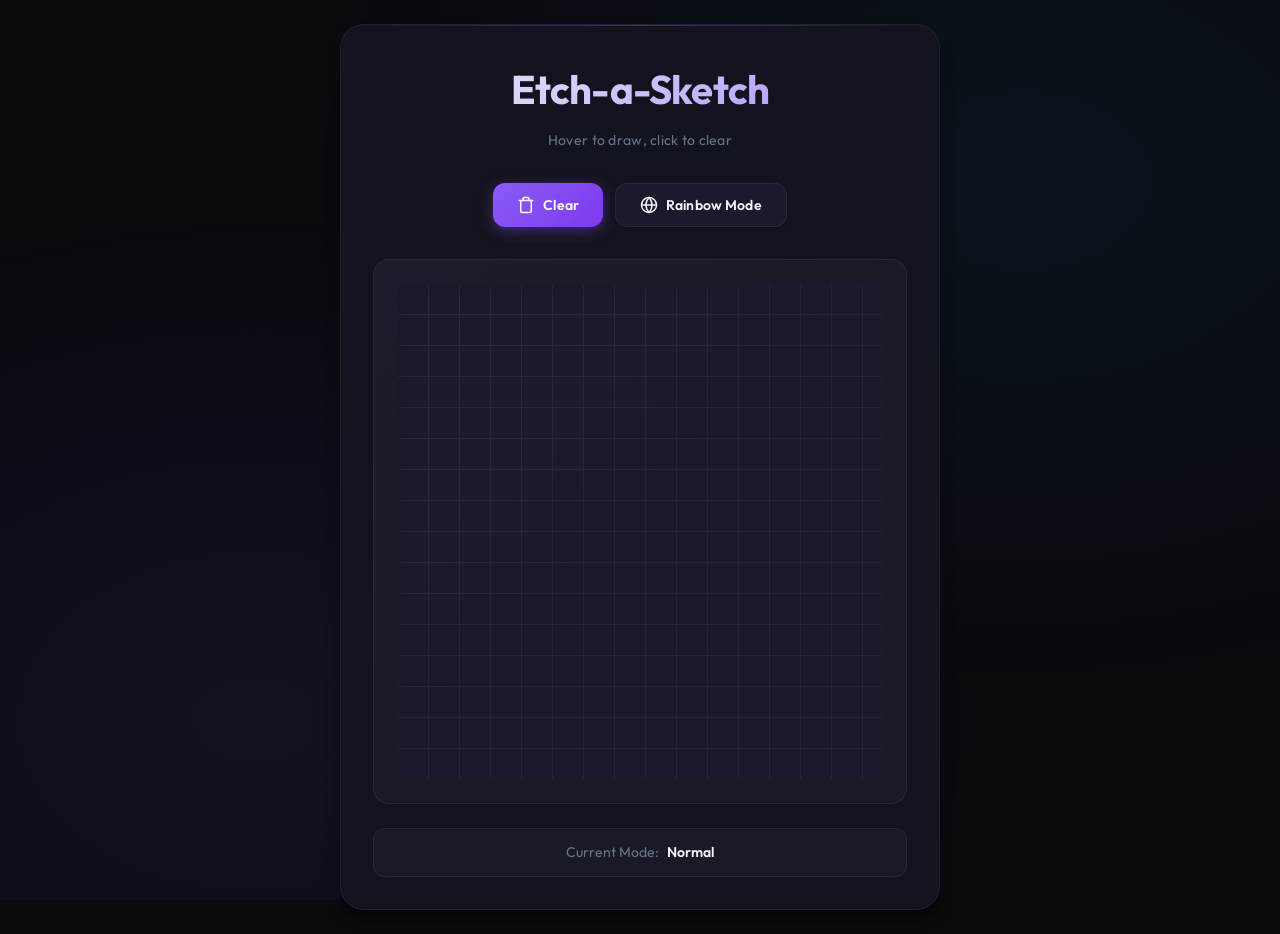
<file: backend/workspaces/project_12/index.html>
<!DOCTYPE html>
<html lang="en">
<head>
    <meta charset="UTF-8">
    <meta name="viewport" content="width=device-width, initial-scale=1.0">
    <title>Etch-a-Sketch</title>
    <link rel="preconnect" href="https://fonts.googleapis.com">
    <link rel="preconnect" href="https://fonts.gstatic.com" crossorigin>
    <link href="https://fonts.googleapis.com/css2?family=Outfit:wght@300;400;500;600;700&display=swap" rel="stylesheet">
    <link rel="stylesheet" href="styles.css">
</head>
<body>
    <div class="page-wrapper">
        <div class="app-container">
            <header class="app-header">
                <h1 class="app-title">Etch-a-Sketch</h1>
                <p class="app-subtitle">Hover to draw, click to clear</p>
            </header>
            
            <div class="controls">
                <button id="clear-button" class="btn btn-primary">
                    <svg class="btn-icon" viewBox="0 0 24 24" fill="none" stroke="currentColor" stroke-width="2" stroke-linecap="round" stroke-linejoin="round">
                        <path d="M3 6h18"></path>
                        <path d="M19 6v14c0 1-1 2-2 2H7c-1 0-2-1-2-2V6"></path>
                        <path d="M8 6V4c0-1 1-2 2-2h4c1 0 2 1 2 2v2"></path>
                    </svg>
                    Clear
                </button>
                <button id="rainbow-button" class="btn btn-secondary">
                    <svg class="btn-icon" viewBox="0 0 24 24" fill="none" stroke="currentColor" stroke-width="2" stroke-linecap="round" stroke-linejoin="round">
                        <circle cx="12" cy="12" r="10"></circle>
                        <path d="M12 2a14.5 14.5 0 0 0 0 20 14.5 14.5 0 0 0 0-20"></path>
                        <path d="M2 12h20"></path>
                    </svg>
                    Rainbow Mode
                </button>
            </div>
            
            <div class="grid-wrapper">
                <div id="grid-container"></div>
            </div>
            
            <div class="mode-indicator">
                <span class="mode-label">Current Mode:</span>
                <span id="mode-text" class="mode-value">Normal</span>
            </div>
        </div>
    </div>
    
    <script src="script.js"></script>
</body>
</html>
</file>
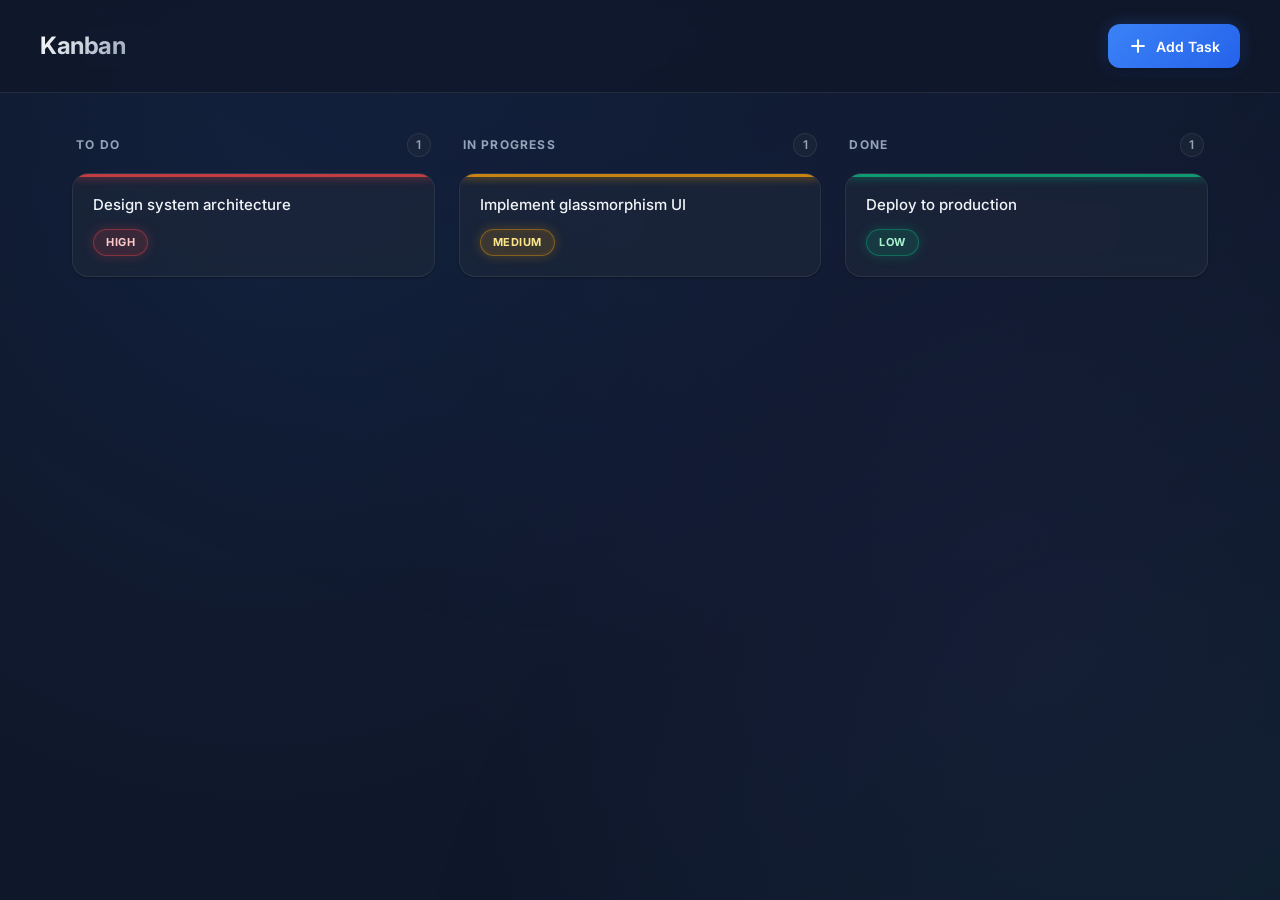
<file: backend/workspaces/project_4/index.html>
<!DOCTYPE html>
<html lang="en">
<head>
  <meta charset="UTF-8">
  <meta name="viewport" content="width=device-width, initial-scale=1.0">
  <title>Kanban Board</title>
  <link rel="preconnect" href="https://fonts.googleapis.com">
  <link rel="preconnect" href="https://fonts.gstatic.com" crossorigin>
  <link href="https://fonts.googleapis.com/css2?family=Inter:wght@300;400;500;600;700&display=swap" rel="stylesheet">
  <link rel="stylesheet" href="styles.css">
</head>
<body>
  <div class="ambient-glow"></div>
  <header class="app-header">
    <div class="header-content">
      <h1 class="app-title">Kanban</h1>
      <button class="add-task-btn" id="open-modal-btn" type="button">
        <svg width="20" height="20" viewBox="0 0 24 24" fill="none" stroke="currentColor" stroke-width="2.5" stroke-linecap="round" stroke-linejoin="round"><line x1="12" y1="5" x2="12" y2="19"></line><line x1="5" y1="12" x2="19" y2="12"></line></svg>
        <span>Add Task</span>
      </button>
    </div>
  </header>
  <main class="kanban-board">
    <div class="column" id="to-do">
      <div class="column-header">
        <h2>To Do</h2>
        <span class="task-count">0</span>
      </div>
      <div class="task-list"></div>
    </div>
    <div class="column" id="in-progress">
      <div class="column-header">
        <h2>In Progress</h2>
        <span class="task-count">0</span>
      </div>
      <div class="task-list"></div>
    </div>
    <div class="column" id="done">
      <div class="column-header">
        <h2>Done</h2>
        <span class="task-count">0</span>
      </div>
      <div class="task-list"></div>
    </div>
  </main>
  <div class="modal-overlay" id="modal-overlay">
    <div class="modal" id="add-task-modal" role="dialog" aria-modal="true" aria-labelledby="modal-title">
      <div class="modal-header">
        <h3 id="modal-title">New Task</h3>
        <button class="modal-close" id="close-modal-btn" type="button" aria-label="Close modal">
          <svg width="24" height="24" viewBox="0 0 24 24" fill="none" stroke="currentColor" stroke-width="2.5" stroke-linecap="round" stroke-linejoin="round"><line x1="18" y1="6" x2="6" y2="18"></line><line x1="6" y1="6" x2="18" y2="18"></line></svg>
        </button>
      </div>
      <form id="task-form">
        <div class="form-group">
          <label for="task-title">Task Title</label>
          <input type="text" id="task-title" placeholder="Task title" required autocomplete="off">
        </div>
        <div class="form-group">
          <label for="task-priority">Priority</label>
          <div class="select-wrapper">
            <select id="task-priority" required>
              <option value="high">High</option>
              <option value="medium" selected>Medium</option>
              <option value="low">Low</option>
            </select>
            <svg class="select-arrow" width="16" height="16" viewBox="0 0 24 24" fill="none" stroke="currentColor" stroke-width="2.5" stroke-linecap="round" stroke-linejoin="round"><polyline points="6 9 12 15 18 9"></polyline></svg>
          </div>
        </div>
        <button type="submit">Add Task</button>
      </form>
    </div>
  </div>
  <script src="app.js"></script>
</body>
</html>
</file>
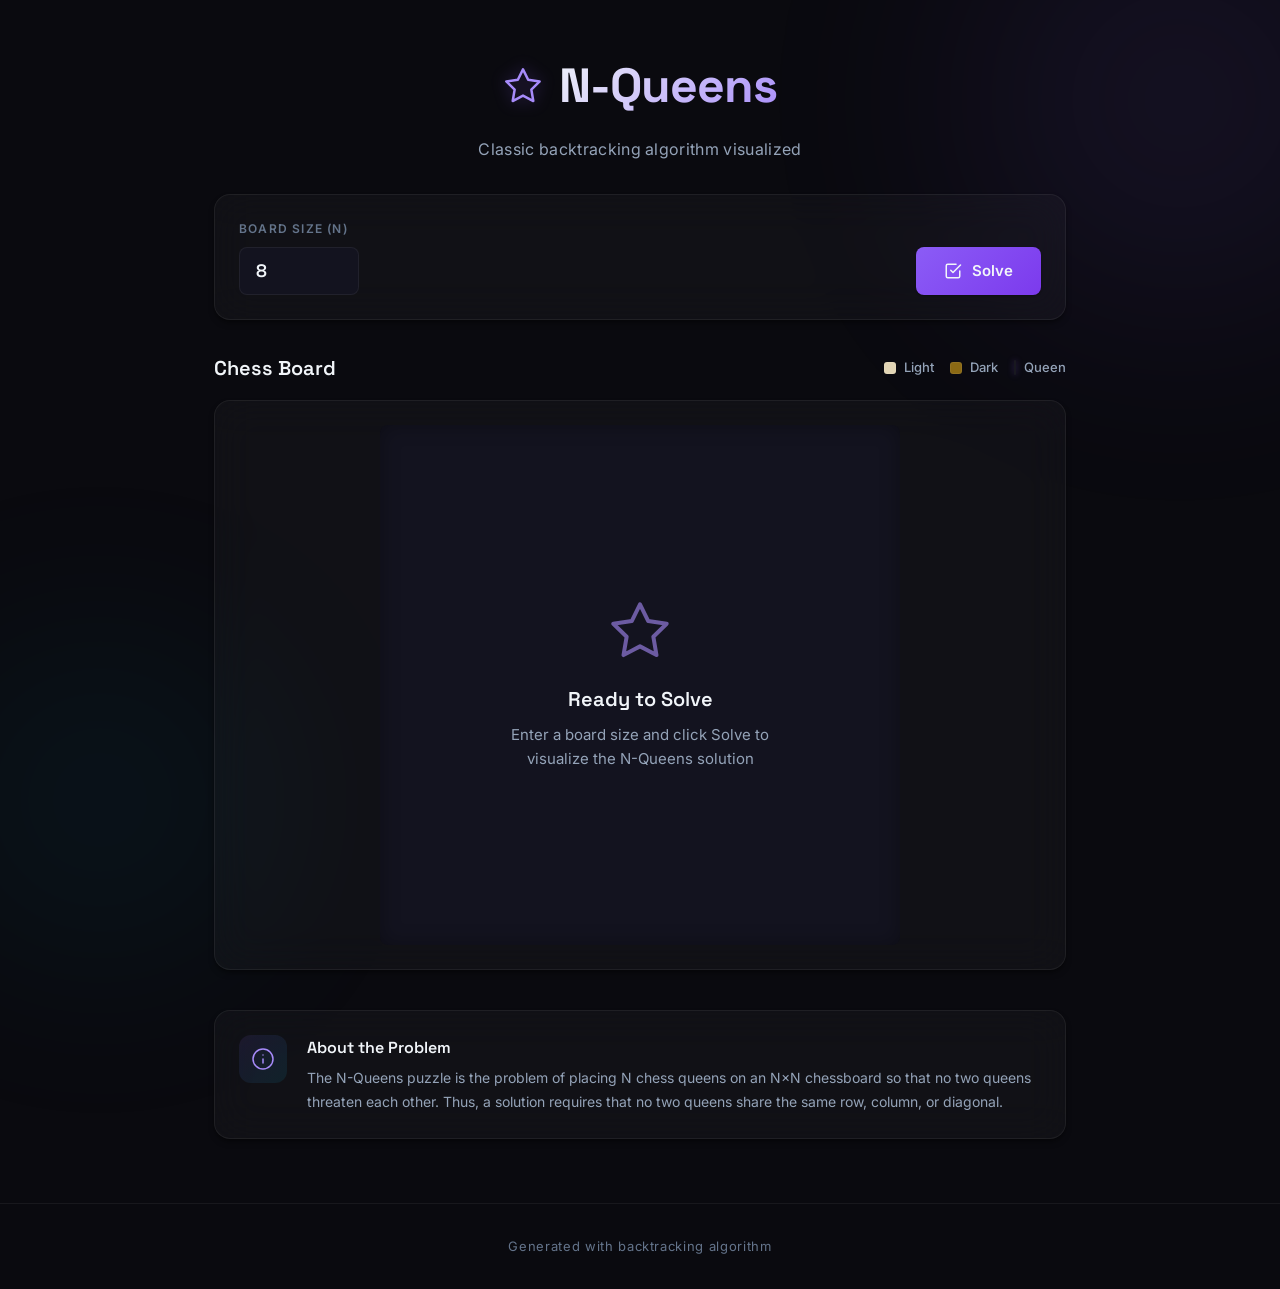
<file: backend/workspaces/project_6/index.html>
<!DOCTYPE html>
<html lang="en">
<head>
    <meta charset="UTF-8">
    <meta name="viewport" content="width=device-width, initial-scale=1.0">
    <title>N-Queens Problem</title>
    <link rel="preconnect" href="https://fonts.googleapis.com">
    <link rel="preconnect" href="https://fonts.gstatic.com" crossorigin>
    <link href="https://fonts.googleapis.com/css2?family=Inter:wght@300;400;500;600;700&family=Space+Grotesk:wght@400;500;600;700&display=swap" rel="stylesheet">
    <link rel="stylesheet" href="styles.css">
</head>
<body>
    <div class="ambient-glow"></div>
    <div class="ambient-glow-2"></div>
    
    <header>
        <div class="header-content">
            <div class="logo">
                <svg class="crown-icon" viewBox="0 0 24 24" fill="none" stroke="currentColor" stroke-width="1.5">
                    <path d="M12 2L15.09 8.26L22 9.27L17 14.14L18.18 21.02L12 17.77L5.82 21.02L7 14.14L2 9.27L8.91 8.26L12 2Z" stroke-linecap="round" stroke-linejoin="round"/>
                </svg>
                <h1>N-Queens</h1>
            </div>
            <p class="tagline">Classic backtracking algorithm visualized</p>
        </div>
    </header>
    
    <main>
        <section class="controls-card">
            <div class="input-group">
                <label for="n">Board Size (N)</label>
                <div class="input-wrapper">
                    <input type="number" id="n" min="4" max="12" value="8" aria-label="Board size">
                </div>
            </div>
            <button id="solve-btn">
                <svg class="btn-icon" viewBox="0 0 24 24" fill="none" stroke="currentColor" stroke-width="2">
                    <path d="M9 11l3 3L22 4" stroke-linecap="round" stroke-linejoin="round"/>
                    <path d="M21 12v7a2 2 0 01-2 2H5a2 2 0 01-2-2V5a2 2 0 012-2h11" stroke-linecap="round" stroke-linejoin="round"/>
                </svg>
                <span>Solve</span>
            </button>
        </section>
        
        <section class="board-section">
            <div class="board-header">
                <h2>Chess Board</h2>
                <div class="board-meta">
                    <span class="meta-item">
                        <span class="meta-dot light"></span>
                        Light
                    </span>
                    <span class="meta-item">
                        <span class="meta-dot dark"></span>
                        Dark
                    </span>
                    <span class="meta-item">
                        <span class="meta-dot queen"></span>
                        Queen
                    </span>
                </div>
            </div>
            <div class="board-wrapper">
                <div class="board-container" id="board">
                    <!-- JS generates children here -->
                </div>
                <div class="board-overlay" id="board-overlay">
                    <div class="empty-state">
                        <div class="empty-icon">
                            <svg viewBox="0 0 24 24" fill="none" stroke="currentColor" stroke-width="1.5">
                                <path d="M12 2L15.09 8.26L22 9.27L17 14.14L18.18 21.02L12 17.77L5.82 21.02L7 14.14L2 9.27L8.91 8.26L12 2Z" stroke-linecap="round" stroke-linejoin="round"/>
                            </svg>
                        </div>
                        <p class="empty-title">Ready to Solve</p>
                        <p class="empty-desc">Enter a board size and click Solve to visualize the N-Queens solution</p>
                    </div>
                </div>
            </div>
        </section>
        
        <section class="info-section">
            <div class="info-card">
                <div class="info-icon">
                    <svg viewBox="0 0 24 24" fill="none" stroke="currentColor" stroke-width="1.5">
                        <path d="M12 16v-4M12 8h.01M22 12c0 5.523-4.477 10-10 10S2 17.477 2 12 6.477 2 12 2s10 4.477 10 10z" stroke-linecap="round" stroke-linejoin="round"/>
                    </svg>
                </div>
                <div class="info-content">
                    <h3>About the Problem</h3>
                    <p>The N-Queens puzzle is the problem of placing N chess queens on an N×N chessboard so that no two queens threaten each other. Thus, a solution requires that no two queens share the same row, column, or diagonal.</p>
                </div>
            </div>
        </section>
    </main>
    
    <footer>
        <p>Generated with backtracking algorithm</p>
    </footer>
    
    <script src="script.js" type="module"></script>
  <script src="nqueens.js"></script>
</body>
</html>
</file>
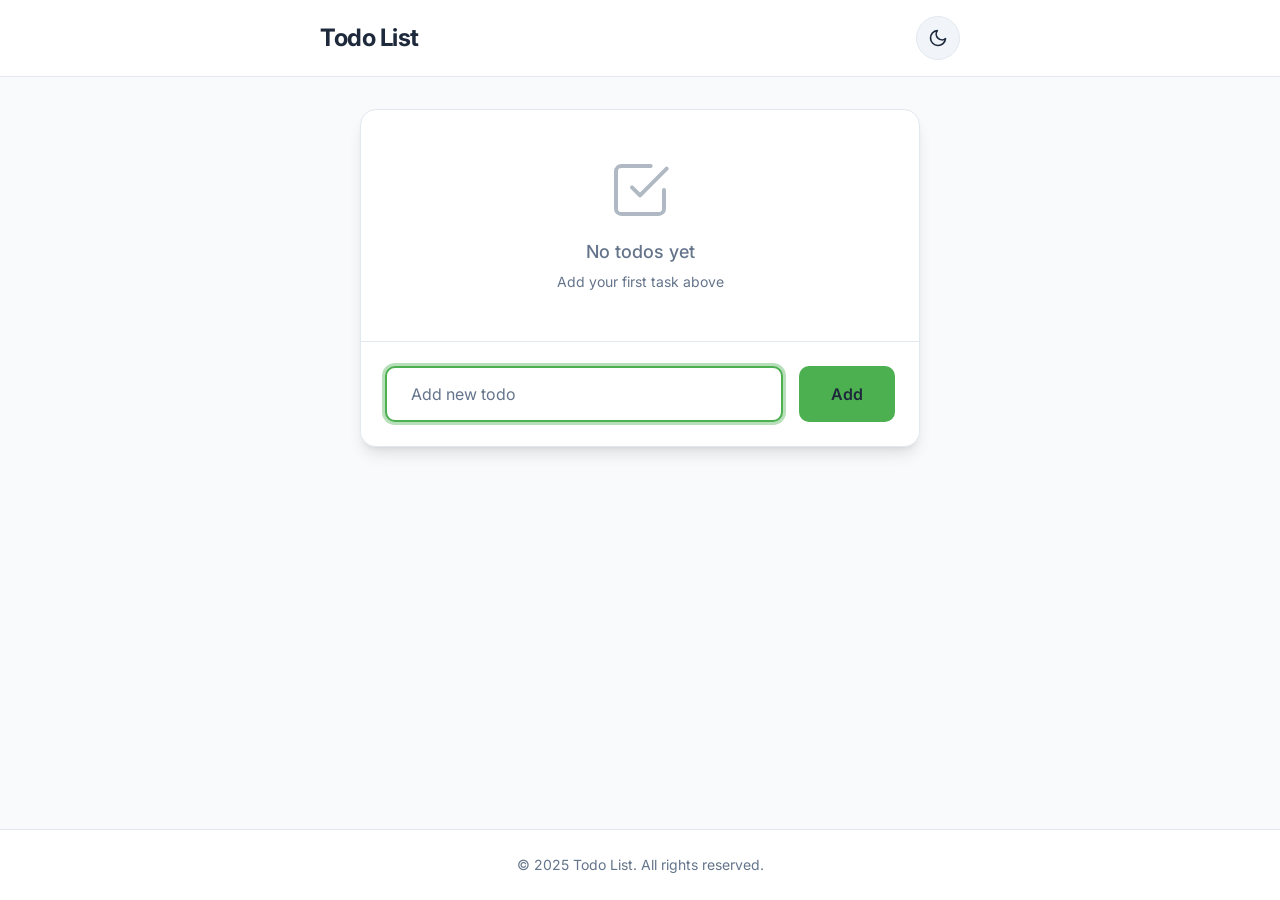
<file: backend/workspaces/project_8/index.html>
<!DOCTYPE html>
<html lang="en">
<head>
    <meta charset="UTF-8">
    <meta name="viewport" content="width=device-width, initial-scale=1.0">
    <meta name="description" content="A premium todo list application with dark/light theme toggle">
    <title>Todo List</title>
    <link rel="preconnect" href="https://fonts.googleapis.com">
    <link rel="preconnect" href="https://fonts.gstatic.com" crossorigin>
    <link href="https://fonts.googleapis.com/css2?family=Inter:wght@300;400;500;600;700&display=swap" rel="stylesheet">
    <link rel="stylesheet" href="styles.css">
  <link rel="stylesheet" href="dark-theme.css">
  <link rel="stylesheet" href="light-theme.css">
</head>
<body>
    <header class="header">
        <div class="header-content">
            <h1 class="site-title">Todo List</h1>
            <button id="theme-toggle" class="theme-toggle" aria-label="Toggle theme" type="button">
                <svg class="icon-sun" width="20" height="20" viewBox="0 0 24 24" fill="none" stroke="currentColor" stroke-width="2" stroke-linecap="round" stroke-linejoin="round" aria-hidden="true">
                    <circle cx="12" cy="12" r="5"></circle>
                    <line x1="12" y1="1" x2="12" y2="3"></line>
                    <line x1="12" y1="21" x2="12" y2="23"></line>
                    <line x1="4.22" y1="4.22" x2="5.64" y2="5.64"></line>
                    <line x1="18.36" y1="18.36" x2="19.78" y2="19.78"></line>
                    <line x1="1" y1="12" x2="3" y2="12"></line>
                    <line x1="21" y1="12" x2="23" y2="12"></line>
                    <line x1="4.22" y1="19.78" x2="5.64" y2="18.36"></line>
                    <line x1="18.36" y1="5.64" x2="19.78" y2="4.22"></line>
                </svg>
                <svg class="icon-moon" width="20" height="20" viewBox="0 0 24 24" fill="none" stroke="currentColor" stroke-width="2" stroke-linecap="round" stroke-linejoin="round" aria-hidden="true">
                    <path d="M21 12.79A9 9 0 1 1 11.21 3 7 7 0 0 0 21 12.79z"></path>
                </svg>
            </button>
        </div>
    </header>
    <main class="main">
        <div class="todo-container">
            <ul id="todo-list" class="todo-list" role="list" aria-label="Todo items"></ul>
            <div class="todo-input-group">
                <input id="todo-input" type="text" placeholder="Add new todo" class="todo-input" autocomplete="off" aria-label="New todo item">
                <button id="add-todo" class="add-todo-btn" type="button" aria-label="Add todo">Add</button>
            </div>
        </div>
    </main>
    <footer class="footer">
        <p class="copyright">&copy; 2025 Todo List. All rights reserved.</p>
    </footer>
    <script src="script.js"></script>
</body>
</html>
</file>
<file: backend/workspaces/project_12/styles.css>
/* ============================================
   Etch-a-Sketch — Premium Dark Theme
   ============================================ */

/* CSS Custom Properties */
:root {
    /* Colors */
    --bg-primary: #0a0a0f;
    --bg-surface: #13131f;
    --bg-elevated: #1a1a2e;
    --bg-card: rgba(255, 255, 255, 0.03);
    
    --primary: #8b5cf6;
    --primary-light: #a78bfa;
    --primary-dark: #7c3aed;
    
    --accent-cyan: #06b6d4;
    --accent-emerald: #10b981;
    --accent-amber: #f59e0b;
    --accent-rose: #f43f5e;
    
    --text-primary: #f1f5f9;
    --text-secondary: #94a3b8;
    --text-muted: #64748b;
    
    --border-subtle: rgba(255, 255, 255, 0.06);
    --border-glow: rgba(139, 92, 246, 0.3);
    
    /* Spacing */
    --space-1: 4px;
    --space-2: 8px;
    --space-3: 12px;
    --space-4: 16px;
    --space-5: 24px;
    --space-6: 32px;
    --space-8: 48px;
    --space-10: 64px;
    
    /* Typography */
    --font-body: 'Outfit', sans-serif;
    
    /* Shadows */
    --shadow-sm: 0 1px 2px 0 rgba(0, 0, 0, 0.3);
    --shadow-md: 0 4px 6px -1px rgba(0, 0, 0, 0.4), 0 2px 4px -2px rgba(0, 0, 0, 0.3);
    --shadow-lg: 0 10px 15px -3px rgba(0, 0, 0, 0.5), 0 4px 6px -4px rgba(0, 0, 0, 0.3);
    --shadow-glow: 0 0 20px rgba(139, 92, 246, 0.15);
    
    /* Transitions */
    --transition-fast: 0.15s ease;
    --transition-base: 0.2s ease;
    --transition-slow: 0.3s ease;
}

/* Reset & Base */
*, *::before, *::after {
    margin: 0;
    padding: 0;
    box-sizing: border-box;
}

html {
    font-size: 16px;
    -webkit-font-smoothing: antialiased;
    -moz-osx-font-smoothing: grayscale;
}

body {
    font-family: var(--font-body);
    background: var(--bg-primary);
    color: var(--text-primary);
    min-height: 100vh;
    display: flex;
    align-items: center;
    justify-content: center;
    padding: var(--space-5);
    line-height: 1.6;
}

/* Background gradient effect */
body::before {
    content: '';
    position: fixed;
    top: 0;
    left: 0;
    right: 0;
    bottom: 0;
    background: 
        radial-gradient(ellipse at 20% 80%, rgba(139, 92, 246, 0.08) 0%, transparent 50%),
        radial-gradient(ellipse at 80% 20%, rgba(6, 182, 212, 0.06) 0%, transparent 50%);
    pointer-events: none;
    z-index: 0;
}

/* Page Wrapper */
.page-wrapper {
    position: relative;
    z-index: 1;
    width: 100%;
    max-width: 600px;
    animation: fadeInUp 0.6s ease-out;
}

@keyframes fadeInUp {
    from {
        opacity: 0;
        transform: translateY(20px);
    }
    to {
        opacity: 1;
        transform: translateY(0);
    }
}

/* App Container */
.app-container {
    background: var(--bg-surface);
    border: 1px solid var(--border-subtle);
    border-radius: 24px;
    padding: var(--space-6);
    box-shadow: var(--shadow-lg);
    position: relative;
    overflow: hidden;
}

.app-container::before {
    content: '';
    position: absolute;
    top: 0;
    left: 0;
    right: 0;
    height: 1px;
    background: linear-gradient(90deg, transparent, rgba(139, 92, 246, 0.4), transparent);
}

/* Header */
.app-header {
    text-align: center;
    margin-bottom: var(--space-6);
}

.app-title {
    font-size: clamp(1.75rem, 5vw, 2.5rem);
    font-weight: 700;
    letter-spacing: -0.02em;
    background: linear-gradient(135deg, var(--text-primary) 0%, var(--primary-light) 100%);
    -webkit-background-clip: text;
    -webkit-text-fill-color: transparent;
    background-clip: text;
    margin-bottom: var(--space-2);
}

.app-subtitle {
    font-size: 0.875rem;
    font-weight: 400;
    color: var(--text-muted);
    letter-spacing: 0.02em;
}

/* Controls */
.controls {
    display: flex;
    gap: var(--space-3);
    justify-content: center;
    margin-bottom: var(--space-6);
    flex-wrap: wrap;
}

/* Buttons */
.btn {
    display: inline-flex;
    align-items: center;
    justify-content: center;
    gap: var(--space-2);
    min-height: 44px;
    padding: var(--space-3) var(--space-5);
    border: none;
    border-radius: 12px;
    font-family: var(--font-body);
    font-size: 0.875rem;
    font-weight: 600;
    letter-spacing: 0.01em;
    cursor: pointer;
    transition: all var(--transition-base);
    position: relative;
    overflow: hidden;
}

.btn::after {
    content: '';
    position: absolute;
    inset: 0;
    background: linear-gradient(135deg, rgba(255,255,255,0.1) 0%, transparent 50%);
    opacity: 0;
    transition: opacity var(--transition-base);
}

.btn:hover::after {
    opacity: 1;
}

.btn:active {
    transform: translateY(1px);
}

.btn:focus-visible {
    outline: 2px solid var(--primary);
    outline-offset: 2px;
}

.btn-icon {
    width: 18px;
    height: 18px;
    flex-shrink: 0;
}

.btn-primary {
    background: linear-gradient(135deg, var(--primary) 0%, var(--primary-dark) 100%);
    color: white;
    box-shadow: 0 4px 14px rgba(139, 92, 246, 0.35);
}

.btn-primary:hover {
    transform: translateY(-2px);
    box-shadow: 0 6px 20px rgba(139, 92, 246, 0.45);
}

.btn-primary:active {
    transform: translateY(0);
    box-shadow: 0 2px 8px rgba(139, 92, 246, 0.3);
}

.btn-secondary {
    background: var(--bg-elevated);
    color: var(--text-primary);
    border: 1px solid var(--border-subtle);
    box-shadow: var(--shadow-sm);
}

.btn-secondary:hover {
    background: rgba(255, 255, 255, 0.05);
    border-color: var(--border-glow);
    transform: translateY(-2px);
    box-shadow: var(--shadow-glow);
}

.btn-secondary:active {
    transform: translateY(0);
}

.btn-secondary.active {
    background: linear-gradient(135deg, var(--accent-cyan) 0%, var(--accent-emerald) 100%);
    color: white;
    border-color: transparent;
    box-shadow: 0 4px 14px rgba(6, 182, 212, 0.35);
}

.btn-secondary.active:hover {
    box-shadow: 0 6px 20px rgba(6, 182, 212, 0.45);
}

/* Grid Wrapper */
.grid-wrapper {
    background: var(--bg-card);
    border: 1px solid var(--border-subtle);
    border-radius: 16px;
    padding: var(--space-5);
    display: flex;
    justify-content: center;
    align-items: center;
    margin-bottom: var(--space-5);
    position: relative;
}

.grid-wrapper::before {
    content: '';
    position: absolute;
    inset: 0;
    border-radius: 16px;
    background: linear-gradient(135deg, rgba(139, 92, 246, 0.03) 0%, transparent 50%);
    pointer-events: none;
}

/* Grid Container */
#grid-container {
    display: grid;
    grid-template-rows: repeat(16, 1fr);
    grid-template-columns: repeat(16, 1fr);
    gap: 1px;
    background: var(--border-subtle);
    border-radius: 8px;
    overflow: hidden;
    box-shadow: inset 0 2px 8px rgba(0, 0, 0, 0.3);
}

/* Grid Squares */
.grid-square {
    width: 30px;
    height: 30px;
    background-color: var(--bg-elevated);
    cursor: crosshair;
    transition: background-color var(--transition-fast);
    position: relative;
}

.grid-square:hover {
    z-index: 1;
}

/* Mode Indicator */
.mode-indicator {
    display: flex;
    align-items: center;
    justify-content: center;
    gap: var(--space-2);
    padding: var(--space-3) var(--space-5);
    background: var(--bg-card);
    border: 1px solid var(--border-subtle);
    border-radius: 12px;
    font-size: 0.875rem;
}

.mode-label {
    color: var(--text-muted);
    font-weight: 400;
}

.mode-value {
    color: var(--text-primary);
    font-weight: 600;
    transition: color var(--transition-base);
}

.mode-value.rainbow {
    background: linear-gradient(90deg, var(--accent-rose), var(--accent-amber), var(--accent-emerald), var(--accent-cyan), var(--primary));
    -webkit-background-clip: text;
    -webkit-text-fill-color: transparent;
    background-clip: text;
    font-weight: 700;
}

/* Responsive */
@media (max-width: 480px) {
    body {
        padding: var(--space-3);
    }
    
    .app-container {
        padding: var(--space-4);
        border-radius: 20px;
    }
    
    .grid-square {
        width: 22px;
        height: 22px;
    }
    
    .controls {
        gap: var(--space-2);
    }
    
    .btn {
        padding: var(--space-2) var(--space-4);
        font-size: 0.8125rem;
    }
}

/* Reduced motion */
@media (prefers-reduced-motion: reduce) {
    *, *::before, *::after {
        animation-duration: 0.01ms !important;
        animation-iteration-count: 1 !important;
        transition-duration: 0.01ms !important;
    }
}
</file>
<file: backend/workspaces/project_4/styles.css>
:root {
  --bg-primary: #0f172a;
  --bg-surface: rgba(30, 41, 59, 0.6);
  --bg-surface-elevated: rgba(30, 41, 59, 0.8);
  --border-subtle: rgba(255, 255, 255, 0.08);
  --border-glow: rgba(255, 255, 255, 0.15);
  --text-primary: #f1f5f9;
  --text-secondary: #94a3b8;
  --text-muted: #64748b;
  --accent-primary: #3b82f6;
  --accent-primary-glow: rgba(59, 130, 246, 0.4);
  --success: #22c55e;
  --warning: #f59e0b;
  --error: #ef4444;
  --radius-sm: 8px;
  --radius-md: 12px;
  --radius-lg: 16px;
  --radius-xl: 20px;
  --shadow-sm: 0 1px 2px 0 rgba(0, 0, 0, 0.3);
  --shadow-md: 0 4px 6px -1px rgba(0, 0, 0, 0.3), 0 2px 4px -1px rgba(0, 0, 0, 0.2);
  --shadow-lg: 0 10px 15px -3px rgba(0, 0, 0, 0.3), 0 4px 6px -2px rgba(0, 0, 0, 0.2);
  --font-sans: 'Inter', system-ui, -apple-system, BlinkMacSystemFont, 'Segoe UI', Roboto, sans-serif;
}

* {
  margin: 0;
  padding: 0;
  box-sizing: border-box;
}

html {
  scroll-behavior: smooth;
}

body {
  font-family: var(--font-sans);
  background-color: var(--bg-primary);
  color: var(--text-primary);
  min-height: 100vh;
  line-height: 1.6;
  -webkit-font-smoothing: antialiased;
  -moz-osx-font-smoothing: grayscale;
  background-image: radial-gradient(circle at 20% 30%, rgba(59, 130, 246, 0.06) 0%, transparent 50%),
    radial-gradient(circle at 80% 70%, rgba(139, 92, 246, 0.05) 0%, transparent 50%);
}

.ambient-glow {
  position: fixed;
  top: -50%;
  left: -50%;
  width: 200%;
  height: 200%;
  background: radial-gradient(circle at 50% 0%, rgba(59, 130, 246, 0.1), transparent 50%),
    radial-gradient(circle at 80% 90%, rgba(16, 185, 129, 0.06), transparent 40%);
  pointer-events: none;
  z-index: 0;
}

.app-header {
  position: relative;
  z-index: 10;
  padding: 24px 32px;
  border-bottom: 1px solid var(--border-subtle);
  background: rgba(15, 23, 42, 0.8);
  backdrop-filter: blur(12px);
  animation: fadeInDown 0.6s ease-out;
}

.header-content {
  max-width: 1200px;
  margin: 0 auto;
  display: flex;
  align-items: center;
  justify-content: space-between;
}

.app-title {
  font-size: clamp(1.25rem, 2vw, 1.5rem);
  font-weight: 700;
  letter-spacing: -0.02em;
  background: linear-gradient(135deg, #fff 0%, #94a3b8 100%);
  -webkit-background-clip: text;
  -webkit-text-fill-color: transparent;
}

.add-task-btn {
  display: inline-flex;
  align-items: center;
  gap: 8px;
  padding: 10px 20px;
  border: none;
  border-radius: var(--radius-md);
  background: linear-gradient(135deg, var(--accent-primary) 0%, #2563eb 100%);
  color: #fff;
  font-family: inherit;
  font-size: 0.875rem;
  font-weight: 600;
  cursor: pointer;
  min-height: 44px;
  box-shadow: var(--shadow-md), 0 0 15px rgba(59, 130, 246, 0.25);
  transition: all 0.2s cubic-bezier(0.4, 0, 0.2, 1);
}

.add-task-btn:hover {
  transform: translateY(-2px);
  box-shadow: var(--shadow-lg), 0 0 25px rgba(59, 130, 246, 0.4);
}

.add-task-btn:active {
  transform: translateY(0);
  box-shadow: var(--shadow-md), 0 0 10px rgba(59, 130, 246, 0.2);
}

.add-task-btn:focus-visible {
  outline: 2px solid var(--accent-primary);
  outline-offset: 2px;
}

.kanban-board {
  position: relative;
  z-index: 1;
  display: grid;
  grid-template-columns: repeat(3, 1fr);
  gap: 24px;
  max-width: 1200px;
  margin: 0 auto;
  padding: 40px 32px;
  animation: fadeInUp 0.6s ease-out 0.1s both;
}

@media (max-width: 768px) {
  .kanban-board {
    grid-template-columns: 1fr;
    padding: 24px 16px;
    gap: 16px;
  }
}

@media (max-width: 640px) {
  .app-header {
    padding: 16px;
  }
  .header-content {
    flex-wrap: wrap;
    gap: 12px;
  }
}

.column {
  display: flex;
  flex-direction: column;
  gap: 16px;
  min-height: 200px;
}

.column-header {
  display: flex;
  align-items: center;
  justify-content: space-between;
  padding: 0 4px;
}

.column h2 {
  font-size: 0.75rem;
  font-weight: 700;
  text-transform: uppercase;
  letter-spacing: 0.1em;
  color: var(--text-secondary);
}

.task-count {
  display: inline-flex;
  align-items: center;
  justify-content: center;
  min-width: 24px;
  height: 24px;
  padding: 0 8px;
  border-radius: 9999px;
  background: var(--bg-surface);
  border: 1px solid var(--border-subtle);
  font-size: 0.75rem;
  font-weight: 600;
  color: var(--text-secondary);
}

.task-list {
  display: flex;
  flex-direction: column;
  gap: 12px;
  min-height: 100px;
}

.task-card {
  position: relative;
  padding: 20px;
  border-radius: var(--radius-lg);
  background: var(--bg-surface);
  border: 1px solid var(--border-subtle);
  backdrop-filter: blur(12px);
  cursor: pointer;
  transition: all 0.3s cubic-bezier(0.4, 0, 0.2, 1);
  box-shadow: var(--shadow-sm);
  overflow: hidden;
  animation: cardEnter 0.4s cubic-bezier(0.16, 1, 0.3, 1) both;
}

@keyframes cardEnter {
  from {
    opacity: 0;
    transform: translateY(20px) scale(0.98);
  }
  to {
    opacity: 1;
    transform: translateY(0) scale(1);
  }
}

.task-card::before {
  content: '';
  position: absolute;
  top: 0;
  left: 0;
  right: 0;
  height: 3px;
  background: var(--priority-color, var(--accent-primary));
  opacity: 0.8;
  box-shadow: 0 0 10px var(--priority-color, var(--accent-primary));
}

.task-card:hover {
  background: var(--bg-surface-elevated);
  border-color: var(--border-glow);
  transform: translateY(-4px) scale(1.02);
  box-shadow: var(--shadow-lg), 0 0 30px rgba(255, 255, 255, 0.04);
}

.task-card:active {
  transform: translateY(-2px) scale(1.01);
  box-shadow: var(--shadow-md);
}

.task-title {
  font-size: 0.9375rem;
  font-weight: 500;
  color: var(--text-primary);
  margin-bottom: 12px;
  line-height: 1.5;
  padding-right: 32px;
}

.task-meta {
  display: flex;
  align-items: center;
  justify-content: space-between;
}

.priority-tag {
  display: inline-flex;
  align-items: center;
  padding: 4px 12px;
  border-radius: 9999px;
  font-size: 0.6875rem;
  font-weight: 700;
  text-transform: uppercase;
  letter-spacing: 0.05em;
  border: 1px solid;
}

.priority-high {
  color: #fecaca;
  background: rgba(239, 68, 68, 0.15);
  border-color: rgba(239, 68, 68, 0.4);
  box-shadow: 0 0 12px rgba(239, 68, 68, 0.25), inset 0 0 4px rgba(239, 68, 68, 0.1);
}

.priority-medium {
  color: #fde68a;
  background: rgba(245, 158, 11, 0.15);
  border-color: rgba(245, 158, 11, 0.4);
  box-shadow: 0 0 12px rgba(245, 158, 11, 0.25), inset 0 0 4px rgba(245, 158, 11, 0.1);
}

.priority-low {
  color: #a7f3d0;
  background: rgba(16, 185, 129, 0.15);
  border-color: rgba(16, 185, 129, 0.4);
  box-shadow: 0 0 12px rgba(16, 185, 129, 0.25), inset 0 0 4px rgba(16, 185, 129, 0.1);
}

.delete-btn {
  position: absolute;
  top: 16px;
  right: 16px;
  width: 28px;
  height: 28px;
  display: flex;
  align-items: center;
  justify-content: center;
  border-radius: var(--radius-sm);
  border: 1px solid transparent;
  background: transparent;
  color: var(--text-muted);
  cursor: pointer;
  opacity: 0;
  transition: all 0.2s ease;
}

.task-card:hover .delete-btn {
  opacity: 1;
}

.delete-btn:hover {
  background: rgba(239, 68, 68, 0.15);
  color: var(--error);
  border-color: rgba(239, 68, 68, 0.3);
}

.delete-btn:active {
  transform: scale(0.95);
}

.empty-state {
  text-align: center;
  padding: 40px 20px;
  color: var(--text-muted);
  font-size: 0.875rem;
  border: 1px dashed var(--border-subtle);
  border-radius: var(--radius-lg);
  background: rgba(255, 255, 255, 0.02);
}

.modal-overlay {
  position: fixed;
  inset: 0;
  z-index: 100;
  display: flex;
  align-items: center;
  justify-content: flex-end;
  background: rgba(0, 0, 0, 0.6);
  backdrop-filter: blur(4px);
  opacity: 0;
  visibility: hidden;
  transition: opacity 0.3s ease, visibility 0.3s ease;
}

.modal-overlay.active {
  opacity: 1;
  visibility: visible;
}

.modal {
  width: 100%;
  max-width: 420px;
  height: 100%;
  max-height: 100vh;
  background: linear-gradient(180deg, rgba(30, 41, 59, 0.95) 0%, rgba(15, 23, 42, 0.98) 100%);
  border-left: 1px solid var(--border-glow);
  backdrop-filter: blur(20px);
  padding: 32px;
  display: flex;
  flex-direction: column;
  gap: 24px;
  transform: translateX(100%);
  transition: transform 0.4s cubic-bezier(0.16, 1, 0.3, 1);
  box-shadow: -10px 0 40px rgba(0, 0, 0, 0.4);
}

.modal-overlay.active .modal {
  transform: translateX(0);
}

@media (max-width: 640px) {
  .modal-overlay {
    align-items: flex-end;
  }
  .modal {
    max-width: 100%;
    max-height: 85vh;
    border-left: none;
    border-top: 1px solid var(--border-glow);
    border-radius: var(--radius-xl) var(--radius-xl) 0 0;
    transform: translateY(100%);
    transition: transform 0.4s cubic-bezier(0.16, 1, 0.3, 1);
  }
  .modal-overlay.active .modal {
    transform: translateY(0);
  }
}

.modal-header {
  display: flex;
  align-items: center;
  justify-content: space-between;
}

.modal-header h3 {
  font-size: 1.25rem;
  font-weight: 600;
  letter-spacing: -0.01em;
}

.modal-close {
  width: 32px;
  height: 32px;
  display: flex;
  align-items: center;
  justify-content: center;
  border-radius: var(--radius-md);
  border: 1px solid var(--border-subtle);
  background: var(--bg-surface);
  color: var(--text-secondary);
  cursor: pointer;
  transition: all 0.2s ease;
}

.modal-close:hover {
  background: var(--bg-surface-elevated);
  color: var(--text-primary);
  border-color: var(--border-glow);
}

.modal-close:active {
  transform: scale(0.95);
}

#task-form {
  display: flex;
  flex-direction: column;
  gap: 20px;
  flex: 1;
}

.form-group {
  display: flex;
  flex-direction: column;
  gap: 8px;
}

.form-group label {
  font-size: 0.875rem;
  font-weight: 500;
  color: var(--text-secondary);
}

.form-group input,
.form-group select {
  width: 100%;
  padding: 12px 16px;
  border-radius: var(--radius-md);
  border: 1px solid var(--border-subtle);
  background: rgba(15, 23, 42, 0.6);
  color: var(--text-primary);
  font-family: inherit;
  font-size: 0.9375rem;
  outline: none;
  transition: all 0.2s ease;
  min-height: 44px;
}

.form-group input:focus,
.form-group select:focus {
  border-color: var(--accent-primary);
  box-shadow: 0 0 0 3px rgba(59, 130, 246, 0.2);
}

.form-group input::placeholder {
  color: var(--text-muted);
  font-style: italic;
}

.select-wrapper {
  position: relative;
}

.select-wrapper select {
  appearance: none;
  padding-right: 40px;
}

.select-arrow {
  position: absolute;
  right: 16px;
  top: 50%;
  transform: translateY(-50%);
  pointer-events: none;
  color: var(--text-muted);
}

#task-form button[type='submit'] {
  margin-top: auto;
  padding: 14px 24px;
  border: none;
  border-radius: var(--radius-md);
  background: linear-gradient(135deg, var(--accent-primary) 0%, #2563eb 100%);
  color: #fff;
  font-family: inherit;
  font-size: 0.9375rem;
  font-weight: 600;
  cursor: pointer;
  min-height: 44px;
  box-shadow: var(--shadow-md), 0 0 20px rgba(59, 130, 246, 0.25);
  transition: all 0.2s cubic-bezier(0.4, 0, 0.2, 1);
}

#task-form button[type='submit']:hover {
  transform: translateY(-2px);
  box-shadow: var(--shadow-lg), 0 0 30px rgba(59, 130, 246, 0.4);
}

#task-form button[type='submit']:active {
  transform: translateY(0);
}

#task-form button[type='submit']:focus-visible {
  outline: 2px solid var(--accent-primary);
  outline-offset: 2px;
}

@keyframes fadeInDown {
  from {
    opacity: 0;
    transform: translateY(-10px);
  }
  to {
    opacity: 1;
    transform: translateY(0);
  }
}

@keyframes fadeInUp {
  from {
    opacity: 0;
    transform: translateY(10px);
  }
  to {
    opacity: 1;
    transform: translateY(0);
  }
}

@media (prefers-reduced-motion: reduce) {
  * {
    animation-duration: 0.01ms !important;
    animation-iteration-count: 1 !important;
    transition-duration: 0.01ms !important;
  }
}

button:focus-visible,
input:focus-visible,
select:focus-visible {
  outline: 2px solid var(--accent-primary);
  outline-offset: 2px;
}

::-webkit-scrollbar {
  width: 8px;
  height: 8px;
}

::-webkit-scrollbar-track {
  background: transparent;
}

::-webkit-scrollbar-thumb {
  background: rgba(255, 255, 255, 0.1);
  border-radius: 9999px;
}

::-webkit-scrollbar-thumb:hover {
  background: rgba(255, 255, 255, 0.2);
}
</file>
<file: backend/workspaces/project_6/styles.css>
/* ============================================
   N-Queens Visualizer — Premium Dark Theme
   ============================================ */

/* CSS Custom Properties */
:root {
    --bg-primary: #0a0a0f;
    --bg-surface: #13131f;
    --bg-elevated: #1a1a2e;
    --bg-card: rgba(255, 255, 255, 0.03);
    
    --primary: #8b5cf6;
    --primary-light: #a78bfa;
    --primary-dark: #7c3aed;
    --accent: #06b6d4;
    --accent-light: #67e8f9;
    
    --text-primary: #f1f5f9;
    --text-secondary: #94a3b8;
    --text-muted: #64748b;
    --text-inverse: #0a0a0f;
    
    --success: #22c55e;
    --warning: #f59e0b;
    --error: #ef4444;
    
    --border-subtle: rgba(255, 255, 255, 0.06);
    --border-hover: rgba(255, 255, 255, 0.12);
    
    --shadow-sm: 0 1px 2px 0 rgba(0, 0, 0, 0.3);
    --shadow-md: 0 4px 6px -1px rgba(0, 0, 0, 0.4), 0 2px 4px -2px rgba(0, 0, 0, 0.3);
    --shadow-lg: 0 10px 15px -3px rgba(0, 0, 0, 0.5), 0 4px 6px -4px rgba(0, 0, 0, 0.3);
    --shadow-glow: 0 0 20px rgba(139, 92, 246, 0.15);
    
    --radius-sm: 8px;
    --radius-md: 12px;
    --radius-lg: 16px;
    --radius-xl: 24px;
    
    --transition-fast: 0.15s ease;
    --transition-base: 0.2s ease;
    --transition-slow: 0.3s ease;
}

/* Reset & Base */
*, *::before, *::after {
    margin: 0;
    padding: 0;
    box-sizing: border-box;
}

html {
    font-size: 16px;
    -webkit-font-smoothing: antialiased;
    -moz-osx-font-smoothing: grayscale;
}

body {
    font-family: 'Inter', -apple-system, BlinkMacSystemFont, sans-serif;
    background-color: var(--bg-primary);
    color: var(--text-primary);
    min-height: 100vh;
    line-height: 1.6;
    overflow-x: hidden;
    position: relative;
}

/* Ambient Background Effects */
.ambient-glow,
.ambient-glow-2 {
    position: fixed;
    border-radius: 50%;
    filter: blur(120px);
    opacity: 0.15;
    pointer-events: none;
    z-index: 0;
}

.ambient-glow {
    width: 600px;
    height: 600px;
    background: radial-gradient(circle, var(--primary) 0%, transparent 70%);
    top: -200px;
    right: -200px;
    animation: float-glow 8s ease-in-out infinite;
}

.ambient-glow-2 {
    width: 400px;
    height: 400px;
    background: radial-gradient(circle, var(--accent) 0%, transparent 70%);
    bottom: -100px;
    left: -100px;
    animation: float-glow 10s ease-in-out infinite reverse;
}

@keyframes float-glow {
    0%, 100% { transform: translate(0, 0) scale(1); }
    33% { transform: translate(30px, -30px) scale(1.05); }
    66% { transform: translate(-20px, 20px) scale(0.95); }
}

/* Header */
header {
    position: relative;
    z-index: 1;
    padding: 48px 24px 32px;
    text-align: center;
}

.header-content {
    max-width: 600px;
    margin: 0 auto;
}

.logo {
    display: inline-flex;
    align-items: center;
    gap: 16px;
    margin-bottom: 12px;
}

.crown-icon {
    width: 40px;
    height: 40px;
    color: var(--primary-light);
    filter: drop-shadow(0 0 8px rgba(139, 92, 246, 0.4));
}

header h1 {
    font-family: 'Space Grotesk', sans-serif;
    font-size: clamp(2rem, 5vw, 3rem);
    font-weight: 700;
    letter-spacing: -0.02em;
    background: linear-gradient(135deg, var(--text-primary) 0%, var(--primary-light) 100%);
    -webkit-background-clip: text;
    -webkit-text-fill-color: transparent;
    background-clip: text;
}

.tagline {
    font-size: 1rem;
    color: var(--text-secondary);
    font-weight: 400;
    letter-spacing: 0.02em;
}

/* Main Layout */
main {
    position: relative;
    z-index: 1;
    max-width: 900px;
    margin: 0 auto;
    padding: 0 24px 64px;
    display: flex;
    flex-direction: column;
    gap: 32px;
}

/* Controls Card */
.controls-card {
    display: flex;
    flex-wrap: wrap;
    align-items: flex-end;
    gap: 20px;
    padding: 24px;
    background: var(--bg-card);
    backdrop-filter: blur(20px);
    border: 1px solid var(--border-subtle);
    border-radius: var(--radius-lg);
    box-shadow: var(--shadow-md);
}

.input-group {
    display: flex;
    flex-direction: column;
    gap: 8px;
    flex: 1;
    min-width: 120px;
}

.input-group label {
    font-size: 0.75rem;
    font-weight: 600;
    text-transform: uppercase;
    letter-spacing: 0.1em;
    color: var(--text-muted);
}

.input-wrapper {
    position: relative;
}

#n {
    width: 100%;
    max-width: 120px;
    height: 48px;
    padding: 0 16px;
    font-family: 'Space Grotesk', sans-serif;
    font-size: 1.125rem;
    font-weight: 600;
    color: var(--text-primary);
    background: var(--bg-surface);
    border: 1px solid var(--border-subtle);
    border-radius: var(--radius-sm);
    outline: none;
    transition: all var(--transition-base);
    -moz-appearance: textfield;
}

#n::-webkit-outer-spin-button,
#n::-webkit-inner-spin-button {
    -webkit-appearance: none;
    margin: 0;
}

#n:focus {
    border-color: var(--primary);
    box-shadow: 0 0 0 3px rgba(139, 92, 246, 0.2);
}

#n::placeholder {
    color: var(--text-muted);
}

#solve-btn {
    display: inline-flex;
    align-items: center;
    justify-content: center;
    gap: 10px;
    height: 48px;
    padding: 0 28px;
    font-family: 'Inter', sans-serif;
    font-size: 0.9375rem;
    font-weight: 600;
    color: var(--text-primary);
    background: linear-gradient(135deg, var(--primary) 0%, var(--primary-dark) 100%);
    border: none;
    border-radius: var(--radius-sm);
    cursor: pointer;
    transition: all var(--transition-base);
    box-shadow: var(--shadow-sm), 0 0 0 0 rgba(139, 92, 246, 0);
    position: relative;
    overflow: hidden;
}

#solve-btn::before {
    content: '';
    position: absolute;
    inset: 0;
    background: linear-gradient(135deg, rgba(255,255,255,0.1) 0%, transparent 50%);
    opacity: 0;
    transition: opacity var(--transition-base);
}

#solve-btn:hover {
    transform: translateY(-2px);
    box-shadow: var(--shadow-md), 0 0 20px rgba(139, 92, 246, 0.3);
}

#solve-btn:hover::before {
    opacity: 1;
}

#solve-btn:active {
    transform: translateY(0);
    box-shadow: var(--shadow-sm);
}

#solve-btn:focus-visible {
    outline: 2px solid var(--primary-light);
    outline-offset: 2px;
}

.btn-icon {
    width: 18px;
    height: 18px;
    flex-shrink: 0;
}

/* Board Section */
.board-section {
    display: flex;
    flex-direction: column;
    gap: 16px;
}

.board-header {
    display: flex;
    flex-wrap: wrap;
    align-items: center;
    justify-content: space-between;
    gap: 12px;
}

.board-header h2 {
    font-family: 'Space Grotesk', sans-serif;
    font-size: 1.25rem;
    font-weight: 600;
    color: var(--text-primary);
}

.board-meta {
    display: flex;
    gap: 16px;
    flex-wrap: wrap;
}

.meta-item {
    display: inline-flex;
    align-items: center;
    gap: 8px;
    font-size: 0.8125rem;
    color: var(--text-secondary);
    font-weight: 500;
}

.meta-dot {
    width: 12px;
    height: 12px;
    border-radius: 3px;
    border: 1px solid var(--border-subtle);
}

.meta-dot.light {
    background: #e2d5b5;
}

.meta-dot.dark {
    background: #8b6914;
}

.meta-dot.queen {
    background: linear-gradient(135deg, var(--primary) 0%, var(--accent) 100%);
    box-shadow: 0 0 6px rgba(139, 92, 246, 0.4);
}

/* Board Wrapper */
.board-wrapper {
    position: relative;
    padding: 24px;
    background: var(--bg-card);
    backdrop-filter: blur(20px);
    border: 1px solid var(--border-subtle);
    border-radius: var(--radius-lg);
    box-shadow: var(--shadow-md);
    min-height: 400px;
    display: flex;
    align-items: center;
    justify-content: center;
}

/* Chess Board */
.board-container {
    display: grid;
    grid-template-columns: repeat(8, 1fr);
    gap: 2px;
    width: 100%;
    max-width: 480px;
    aspect-ratio: 1;
    background: var(--bg-surface);
    border-radius: var(--radius-sm);
    overflow: hidden;
    box-shadow: inset 0 0 20px rgba(0, 0, 0, 0.3);
    transition: all var(--transition-slow);
}

.cell {
    position: relative;
    display: flex;
    align-items: center;
    justify-content: center;
    aspect-ratio: 1;
    transition: all var(--transition-base);
    cursor: default;
}

.cell.light {
    background: #e2d5b5;
}

.cell.dark {
    background: #8b6914;
}

.cell.queen-cell {
    position: relative;
}

.cell.queen-cell::after {
    content: '';
    position: absolute;
    inset: 0;
    background: linear-gradient(135deg, rgba(139, 92, 246, 0.2) 0%, rgba(6, 182, 212, 0.2) 100%);
    opacity: 0;
    transition: opacity var(--transition-base);
}

.cell.queen-cell:hover::after {
    opacity: 1;
}

.queen {
    width: 70%;
    height: 70%;
    display: flex;
    align-items: center;
    justify-content: center;
    animation: queen-appear 0.4s cubic-bezier(0.34, 1.56, 0.64, 1) forwards;
    z-index: 2;
}

.queen svg {
    width: 100%;
    height: 100%;
    filter: drop-shadow(0 2px 4px rgba(0, 0, 0, 0.3));
}

@keyframes queen-appear {
    0% {
        opacity: 0;
        transform: scale(0) rotate(-180deg);
    }
    100% {
        opacity: 1;
        transform: scale(1) rotate(0deg);
    }
}

/* Board Overlay (Empty State) */
.board-overlay {
    position: absolute;
    inset: 24px;
    display: flex;
    align-items: center;
    justify-content: center;
    pointer-events: none;
    transition: opacity var(--transition-slow);
}

.board-overlay.hidden {
    opacity: 0;
    pointer-events: none;
}

.empty-state {
    text-align: center;
    padding: 32px;
}

.empty-icon {
    width: 64px;
    height: 64px;
    margin: 0 auto 20px;
    color: var(--primary-light);
    opacity: 0.6;
}

.empty-icon svg {
    width: 100%;
    height: 100%;
}

.empty-title {
    font-family: 'Space Grotesk', sans-serif;
    font-size: 1.25rem;
    font-weight: 600;
    color: var(--text-primary);
    margin-bottom: 8px;
}

.empty-desc {
    font-size: 0.9375rem;
    color: var(--text-secondary);
    max-width: 320px;
    margin: 0 auto;
    line-height: 1.6;
}

/* Info Section */
.info-section {
    margin-top: 8px;
}

.info-card {
    display: flex;
    gap: 20px;
    padding: 24px;
    background: var(--bg-card);
    backdrop-filter: blur(20px);
    border: 1px solid var(--border-subtle);
    border-radius: var(--radius-lg);
    box-shadow: var(--shadow-md);
    transition: all var(--transition-base);
}

.info-card:hover {
    border-color: var(--border-hover);
    box-shadow: var(--shadow-lg);
}

.info-icon {
    flex-shrink: 0;
    width: 48px;
    height: 48px;
    display: flex;
    align-items: center;
    justify-content: center;
    background: linear-gradient(135deg, rgba(139, 92, 246, 0.1) 0%, rgba(6, 182, 212, 0.1) 100%);
    border-radius: var(--radius-md);
    color: var(--primary-light);
}

.info-icon svg {
    width: 24px;
    height: 24px;
}

.info-content h3 {
    font-family: 'Space Grotesk', sans-serif;
    font-size: 1rem;
    font-weight: 600;
    color: var(--text-primary);
    margin-bottom: 6px;
}

.info-content p {
    font-size: 0.875rem;
    color: var(--text-secondary);
    line-height: 1.7;
}

/* Footer */
footer {
    position: relative;
    z-index: 1;
    text-align: center;
    padding: 32px 24px;
    border-top: 1px solid var(--border-subtle);
}

footer p {
    font-size: 0.8125rem;
    color: var(--text-muted);
    letter-spacing: 0.05em;
}

/* Error States */
.input-error {
    animation: shake 0.4s ease;
    border-color: var(--error) !important;
    box-shadow: 0 0 0 3px rgba(239, 68, 68, 0.2) !important;
}

@keyframes shake {
    0%, 100% { transform: translateX(0); }
    20% { transform: translateX(-4px); }
    40% { transform: translateX(4px); }
    60% { transform: translateX(-4px); }
    80% { transform: translateX(4px); }
}

/* Toast Notification */
.toast {
    position: fixed;
    bottom: 24px;
    left: 50%;
    transform: translateX(-50%) translateY(100px);
    padding: 12px 24px;
    background: var(--bg-elevated);
    border: 1px solid var(--border-subtle);
    border-radius: var(--radius-md);
    box-shadow: var(--shadow-lg);
    font-size: 0.875rem;
    font-weight: 500;
    color: var(--text-primary);
    z-index: 100;
    opacity: 0;
    transition: all 0.3s cubic-bezier(0.34, 1.56, 0.64, 1);
    pointer-events: none;
}

.toast.show {
    transform: translateX(-50%) translateY(0);
    opacity: 1;
}

.toast.error {
    border-color: rgba(239, 68, 68, 0.3);
    color: #fca5a5;
}

.toast.success {
    border-color: rgba(34, 197, 94, 0.3);
    color: #86efac;
}

/* Loading State */
#solve-btn.loading {
    pointer-events: none;
    opacity: 0.8;
}

#solve-btn.loading .btn-icon {
    animation: spin 1s linear infinite;
}

@keyframes spin {
    to { transform: rotate(360deg); }
}

/* Responsive Design */
@media (max-width: 640px) {
    header {
        padding: 32px 16px 24px;
    }
    
    main {
        padding: 0 16px 48px;
        gap: 24px;
    }
    
    .controls-card {
        flex-direction: column;
        align-items: stretch;
    }
    
    .input-group {
        width: 100%;
    }
    
    #n {
        max-width: none;
    }
    
    #solve-btn {
        width: 100%;
    }
    
    .board-wrapper {
        padding: 16px;
        min-height: 300px;
    }
    
    .board-container {
        max-width: none;
    }
    
    .board-header {
        flex-direction: column;
        align-items: flex-start;
    }
    
    .info-card {
        flex-direction: column;
        text-align: center;
    }
    
    .info-icon {
        margin: 0 auto;
    }
}

@media (min-width: 768px) {
    .board-container {
        max-width: 520px;
    }
}

/* Reduced Motion */
@media (prefers-reduced-motion: reduce) {
    *, *::before, *::after {
        animation-duration: 0.01ms !important;
        animation-iteration-count: 1 !important;
        transition-duration: 0.01ms !important;
    }
}

/* Print Styles */
@media print {
    .ambient-glow,
    .ambient-glow-2,
    .controls-card,
    .info-section,
    footer {
        display: none;
    }
    
    body {
        background: white;
        color: black;
    }
    
    .board-container {
        box-shadow: none;
        border: 1px solid #333;
    }
}
</file>
<file: backend/workspaces/project_8/styles.css>
@import url('dark-theme.css');
@import url('light-theme.css');

/* CSS Custom Properties - Base */
:root {
    --font-family: 'Inter', -apple-system, BlinkMacSystemFont, 'Segoe UI', Roboto, sans-serif;
    --font-size-base: 16px;
    --font-size-sm: 0.875rem;
    --font-size-lg: 1.125rem;
    --font-size-xl: 1.5rem;
    --font-size-2xl: 2rem;
    
    --spacing-xs: 4px;
    --spacing-sm: 8px;
    --spacing-md: 16px;
    --spacing-lg: 24px;
    --spacing-xl: 32px;
    --spacing-2xl: 48px;
    
    --border-radius-sm: 6px;
    --border-radius-md: 10px;
    --border-radius-lg: 16px;
    --border-radius-full: 9999px;
    
    --transition-fast: 150ms ease;
    --transition-base: 250ms ease;
    --transition-slow: 350ms ease;
    
    --shadow-sm: 0 1px 2px 0 rgba(0, 0, 0, 0.05);
    --shadow-md: 0 4px 6px -1px rgba(0, 0, 0, 0.1), 0 2px 4px -2px rgba(0, 0, 0, 0.1);
    --shadow-lg: 0 10px 15px -3px rgba(0, 0, 0, 0.1), 0 4px 6px -4px rgba(0, 0, 0, 0.1);
    --shadow-xl: 0 20px 25px -5px rgba(0, 0, 0, 0.1), 0 8px 10px -6px rgba(0, 0, 0, 0.1);
    
    --primary-color: #4CAF50;
    --primary-hover: #3e8e41;
    --primary-active: #2e7d32;
    --primary-glow: rgba(76, 175, 80, 0.4);
    
    --border-color: #e2e8f0;
    --divider-color: #e2e8f0;
}

/* Reset & Base */
*,
*::before,
*::after {
    box-sizing: border-box;
    margin: 0;
    padding: 0;
}

html {
    font-size: var(--font-size-base);
    -webkit-font-smoothing: antialiased;
    -moz-osx-font-smoothing: grayscale;
}

body {
    font-family: var(--font-family);
    font-size: var(--font-size-base);
    line-height: 1.6;
    background-color: var(--bg-primary);
    color: var(--text-primary);
    min-height: 100vh;
    display: flex;
    flex-direction: column;
    transition: background-color var(--transition-base), color var(--transition-base);
}

/* Header */
.header {
    background-color: var(--bg-header);
    color: var(--text-header);
    padding: var(--spacing-md) var(--spacing-lg);
    border-bottom: 1px solid var(--border-header);
    position: sticky;
    top: 0;
    z-index: 100;
    backdrop-filter: blur(8px);
    background-color: rgba(var(--bg-header-rgb), 0.9);
}

.header-content {
    max-width: 640px;
    margin: 0 auto;
    display: flex;
    align-items: center;
    justify-content: space-between;
    gap: var(--spacing-md);
}

.site-title {
    font-size: var(--font-size-xl);
    font-weight: 700;
    letter-spacing: -0.02em;
    color: var(--text-header);
}

/* Theme Toggle Button */
.theme-toggle {
    display: flex;
    align-items: center;
    justify-content: center;
    width: 44px;
    height: 44px;
    background-color: var(--btn-toggle-bg);
    color: var(--btn-toggle-color);
    border: 1px solid var(--btn-toggle-border);
    border-radius: var(--border-radius-full);
    cursor: pointer;
    transition: all var(--transition-fast);
    flex-shrink: 0;
}

.theme-toggle:hover {
    background-color: var(--btn-toggle-hover);
    transform: scale(1.05);
}

.theme-toggle:active {
    transform: scale(0.95);
}

.theme-toggle:focus-visible {
    outline: none;
    box-shadow: 0 0 0 3px var(--primary-glow);
}

.theme-toggle .icon-sun {
    display: none;
}

.theme-toggle .icon-moon {
    display: block;
}

[data-theme="dark"] .theme-toggle .icon-sun {
    display: block;
}

[data-theme="dark"] .theme-toggle .icon-moon {
    display: none;
}

/* Main */
.main {
    flex: 1;
    display: flex;
    flex-direction: column;
    align-items: center;
    padding: var(--spacing-xl) var(--spacing-lg);
    width: 100%;
    background-color: var(--bg-main);
}

.todo-container {
    width: 100%;
    max-width: 560px;
    background-color: var(--bg-card);
    border-radius: var(--border-radius-lg);
    box-shadow: var(--shadow-lg);
    border: 1px solid var(--border-card);
    overflow: hidden;
    animation: fadeInUp var(--transition-slow) ease-out;
}

@keyframes fadeInUp {
    from {
        opacity: 0;
        transform: translateY(20px);
    }
    to {
        opacity: 1;
        transform: translateY(0);
    }
}

/* Todo List */
.todo-list {
    list-style: none;
    padding: 0;
    margin: 0;
    max-height: 50vh;
    overflow-y: auto;
}

.todo-list::-webkit-scrollbar {
    width: 6px;
}

.todo-list::-webkit-scrollbar-track {
    background: transparent;
}

.todo-list::-webkit-scrollbar-thumb {
    background-color: var(--scrollbar-thumb);
    border-radius: 3px;
}

.todo-list::-webkit-scrollbar-thumb:hover {
    background-color: var(--scrollbar-thumb-hover);
}

.todo-item {
    display: flex;
    align-items: center;
    gap: var(--spacing-md);
    padding: var(--spacing-md) var(--spacing-lg);
    border-bottom: 1px solid var(--divider-color);
    transition: background-color var(--transition-fast);
    animation: slideIn var(--transition-base) ease-out;
}

@keyframes slideIn {
    from {
        opacity: 0;
        transform: translateX(-10px);
    }
    to {
        opacity: 1;
        transform: translateX(0);
    }
}

.todo-item:last-child {
    border-bottom: none;
}

.todo-item:hover {
    background-color: var(--bg-item-hover);
}

.todo-checkbox {
    width: 22px;
    height: 22px;
    border: 2px solid var(--checkbox-border);
    border-radius: var(--border-radius-sm);
    appearance: none;
    cursor: pointer;
    transition: all var(--transition-fast);
    flex-shrink: 0;
    position: relative;
    background-color: var(--bg-input);
}

.todo-checkbox:checked {
    background-color: var(--primary-color);
    border-color: var(--primary-color);
}

.todo-checkbox:checked::after {
    content: '';
    position: absolute;
    left: 7px;
    top: 3px;
    width: 5px;
    height: 10px;
    border: solid var(--checkbox-check-color);
    border-width: 0 2px 2px 0;
    transform: rotate(45deg);
}

.todo-checkbox:focus-visible {
    outline: none;
    box-shadow: 0 0 0 3px var(--primary-glow);
}

.todo-text {
    flex: 1;
    font-size: var(--font-size-base);
    color: var(--text-primary);
    word-break: break-word;
    transition: color var(--transition-fast);
}

.todo-item.completed .todo-text {
    color: var(--text-muted);
    text-decoration: line-through;
}

.todo-delete {
    display: flex;
    align-items: center;
    justify-content: center;
    width: 36px;
    height: 36px;
    background-color: transparent;
    color: var(--text-muted);
    border: none;
    border-radius: var(--border-radius-sm);
    cursor: pointer;
    transition: all var(--transition-fast);
    opacity: 0;
    flex-shrink: 0;
}

.todo-item:hover .todo-delete {
    opacity: 1;
}

.todo-delete:hover {
    background-color: var(--btn-delete-hover);
    color: var(--error-color);
}

.todo-delete:focus-visible {
    outline: none;
    box-shadow: 0 0 0 3px rgba(239, 68, 68, 0.4);
    opacity: 1;
}

.todo-delete svg {
    width: 18px;
    height: 18px;
}

/* Input Group */
.todo-input-group {
    display: flex;
    gap: var(--spacing-md);
    padding: var(--spacing-lg);
    border-top: 1px solid var(--divider-color);
    background-color: var(--bg-input-group);
}

.todo-input {
    flex: 1;
    padding: var(--spacing-md) var(--spacing-lg);
    font-family: inherit;
    font-size: var(--font-size-base);
    color: var(--text-primary);
    background-color: var(--bg-input);
    border: 2px solid var(--input-border);
    border-radius: var(--border-radius-md);
    transition: all var(--transition-fast);
}

.todo-input::placeholder {
    color: var(--text-muted);
}

.todo-input:hover {
    border-color: var(--input-border-hover);
}

.todo-input:focus {
    outline: none;
    border-color: var(--primary-color);
    box-shadow: 0 0 0 3px var(--primary-glow);
}

.add-todo-btn {
    padding: var(--spacing-md) var(--spacing-xl);
    font-family: inherit;
    font-size: var(--font-size-base);
    font-weight: 600;
    color: var(--btn-primary-color);
    background-color: var(--primary-color);
    border: none;
    border-radius: var(--border-radius-md);
    cursor: pointer;
    transition: all var(--transition-fast);
    white-space: nowrap;
}

.add-todo-btn:hover {
    background-color: var(--primary-hover);
    transform: translateY(-1px);
    box-shadow: var(--shadow-md);
}

.add-todo-btn:active {
    background-color: var(--primary-active);
    transform: translateY(0);
}

.add-todo-btn:focus-visible {
    outline: none;
    box-shadow: 0 0 0 3px var(--primary-glow);
}

.add-todo-btn:disabled {
    opacity: 0.5;
    cursor: not-allowed;
    transform: none;
}

/* Empty State */
.empty-state {
    display: flex;
    flex-direction: column;
    align-items: center;
    justify-content: center;
    padding: var(--spacing-2xl) var(--spacing-lg);
    text-align: center;
    color: var(--text-muted);
}

.empty-state svg {
    width: 64px;
    height: 64px;
    margin-bottom: var(--spacing-md);
    opacity: 0.5;
}

.empty-state p {
    font-size: var(--font-size-lg);
    font-weight: 500;
    margin-bottom: var(--spacing-xs);
}

.empty-state span {
    font-size: var(--font-size-sm);
}

/* Footer */
.footer {
    padding: var(--spacing-lg);
    text-align: center;
    background-color: var(--bg-footer);
    border-top: 1px solid var(--border-footer);
}

.copyright {
    font-size: var(--font-size-sm);
    color: var(--text-muted);
}

/* Responsive */
@media (max-width: 640px) {
    .header {
        padding: var(--spacing-md);
    }
    
    .site-title {
        font-size: var(--font-size-lg);
    }
    
    .main {
        padding: var(--spacing-lg) var(--spacing-md);
    }
    
    .todo-container {
        border-radius: var(--border-radius-md);
    }
    
    .todo-item {
        padding: var(--spacing-md);
    }
    
    .todo-input-group {
        flex-direction: column;
        padding: var(--spacing-md);
    }
    
    .add-todo-btn {
        width: 100%;
        padding: var(--spacing-md);
    }
}

/* Reduced Motion */
@media (prefers-reduced-motion: reduce) {
    *,
    *::before,
    *::after {
        animation-duration: 0.01ms !important;
        animation-iteration-count: 1 !important;
        transition-duration: 0.01ms !important;
    }
}

/* High Contrast Mode */
@media (prefers-contrast: high) {
    :root {
        --primary-color: #2e7d32;
        --primary-hover: #1b5e20;
    }
    
    .todo-checkbox {
        border-width: 3px;
    }
    
    .todo-input {
        border-width: 3px;
    }
}
</file>
<file: backend/workspaces/project_8/dark-theme.css>
[data-theme="dark"] {
    --bg-primary: #0f172a;
    --bg-header: #1e293b;
    --bg-header-rgb: 30, 41, 59;
    --bg-main: #0f172a;
    --bg-card: #1e293b;
    --bg-item-hover: #334155;
    --bg-input: #0f172a;
    --bg-input-group: #1e293b;
    --bg-footer: #1e293b;
    
    --text-primary: #f1f5f9;
    --text-header: #f1f5f9;
    --text-muted: #94a3b8;
    
    --border-header: #334155;
    --border-card: #334155;
    --divider-color: #334155;
    --border-footer: #334155;
    
    --btn-toggle-bg: #334155;
    --btn-toggle-color: #f1f5f9;
    --btn-toggle-border: #475569;
    --btn-toggle-hover: #475569;
    
    --checkbox-border: #64748b;
    --checkbox-check-color: #ffffff;
    
    --input-border: #475569;
    --input-border-hover: #64748b;
    
    --btn-delete-hover: rgba(239, 68, 68, 0.15);
    --error-color: #f87171;
    
    --scrollbar-thumb: #475569;
    --scrollbar-thumb-hover: #64748b;
}
</file>
<file: backend/workspaces/project_8/light-theme.css>
[data-theme="light"] {
    --bg-primary: #f8fafc;
    --bg-header: #ffffff;
    --bg-header-rgb: 255, 255, 255;
    --bg-main: #f8fafc;
    --bg-card: #ffffff;
    --bg-item-hover: #f1f5f9;
    --bg-input: #ffffff;
    --bg-input-group: #ffffff;
    --bg-footer: #ffffff;
    
    --text-primary: #1e293b;
    --text-header: #1e293b;
    --text-muted: #64748b;
    
    --border-header: #e2e8f0;
    --border-card: #e2e8f0;
    --divider-color: #e2e8f0;
    --border-footer: #e2e8f0;
    
    --btn-toggle-bg: #f1f5f9;
    --btn-toggle-color: #1e293b;
    --btn-toggle-border: #e2e8f0;
    --btn-toggle-hover: #e2e8f0;
    
    --checkbox-border: #cbd5e1;
    --checkbox-check-color: #ffffff;
    
    --input-border: #e2e8f0;
    --input-border-hover: #cbd5e1;
    
    --btn-delete-hover: rgba(239, 68, 68, 0.1);
    --error-color: #ef4444;
    
    --scrollbar-thumb: #cbd5e1;
    --scrollbar-thumb-hover: #94a3b8;
}
</file>
